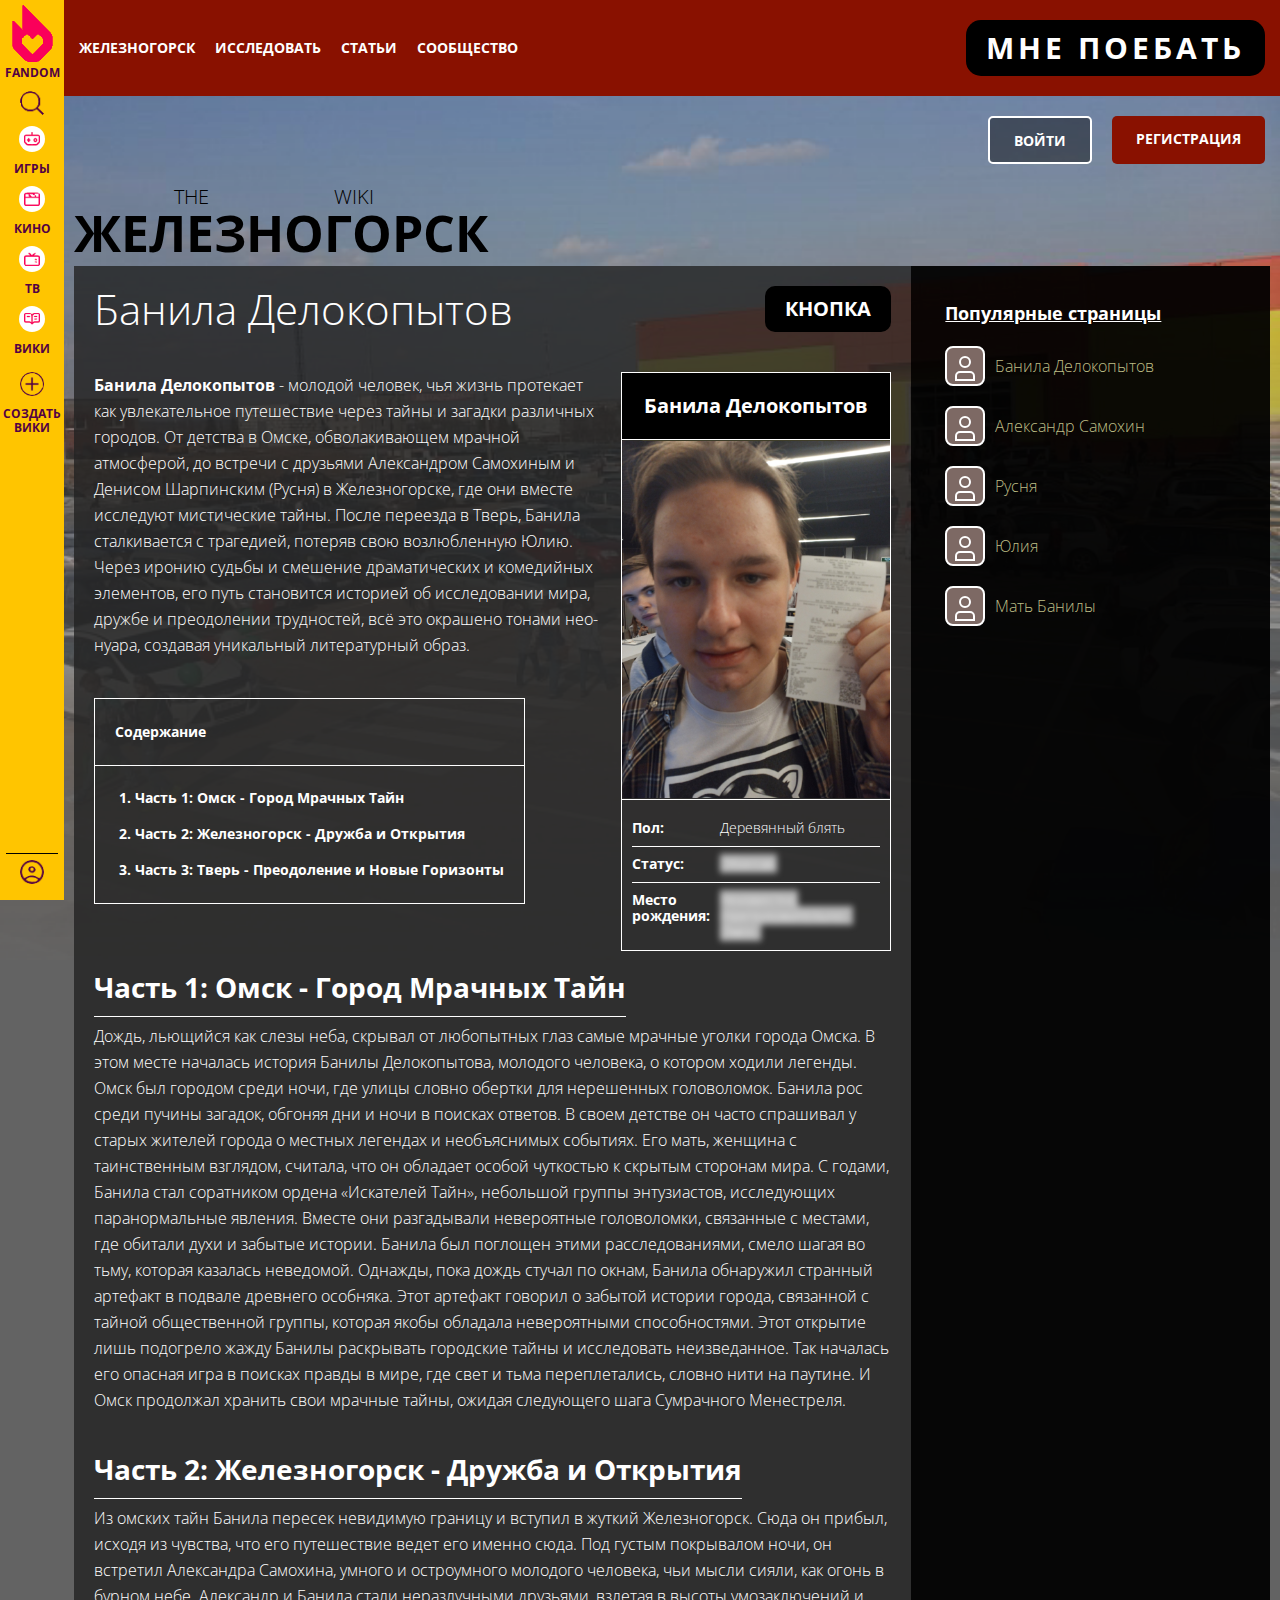
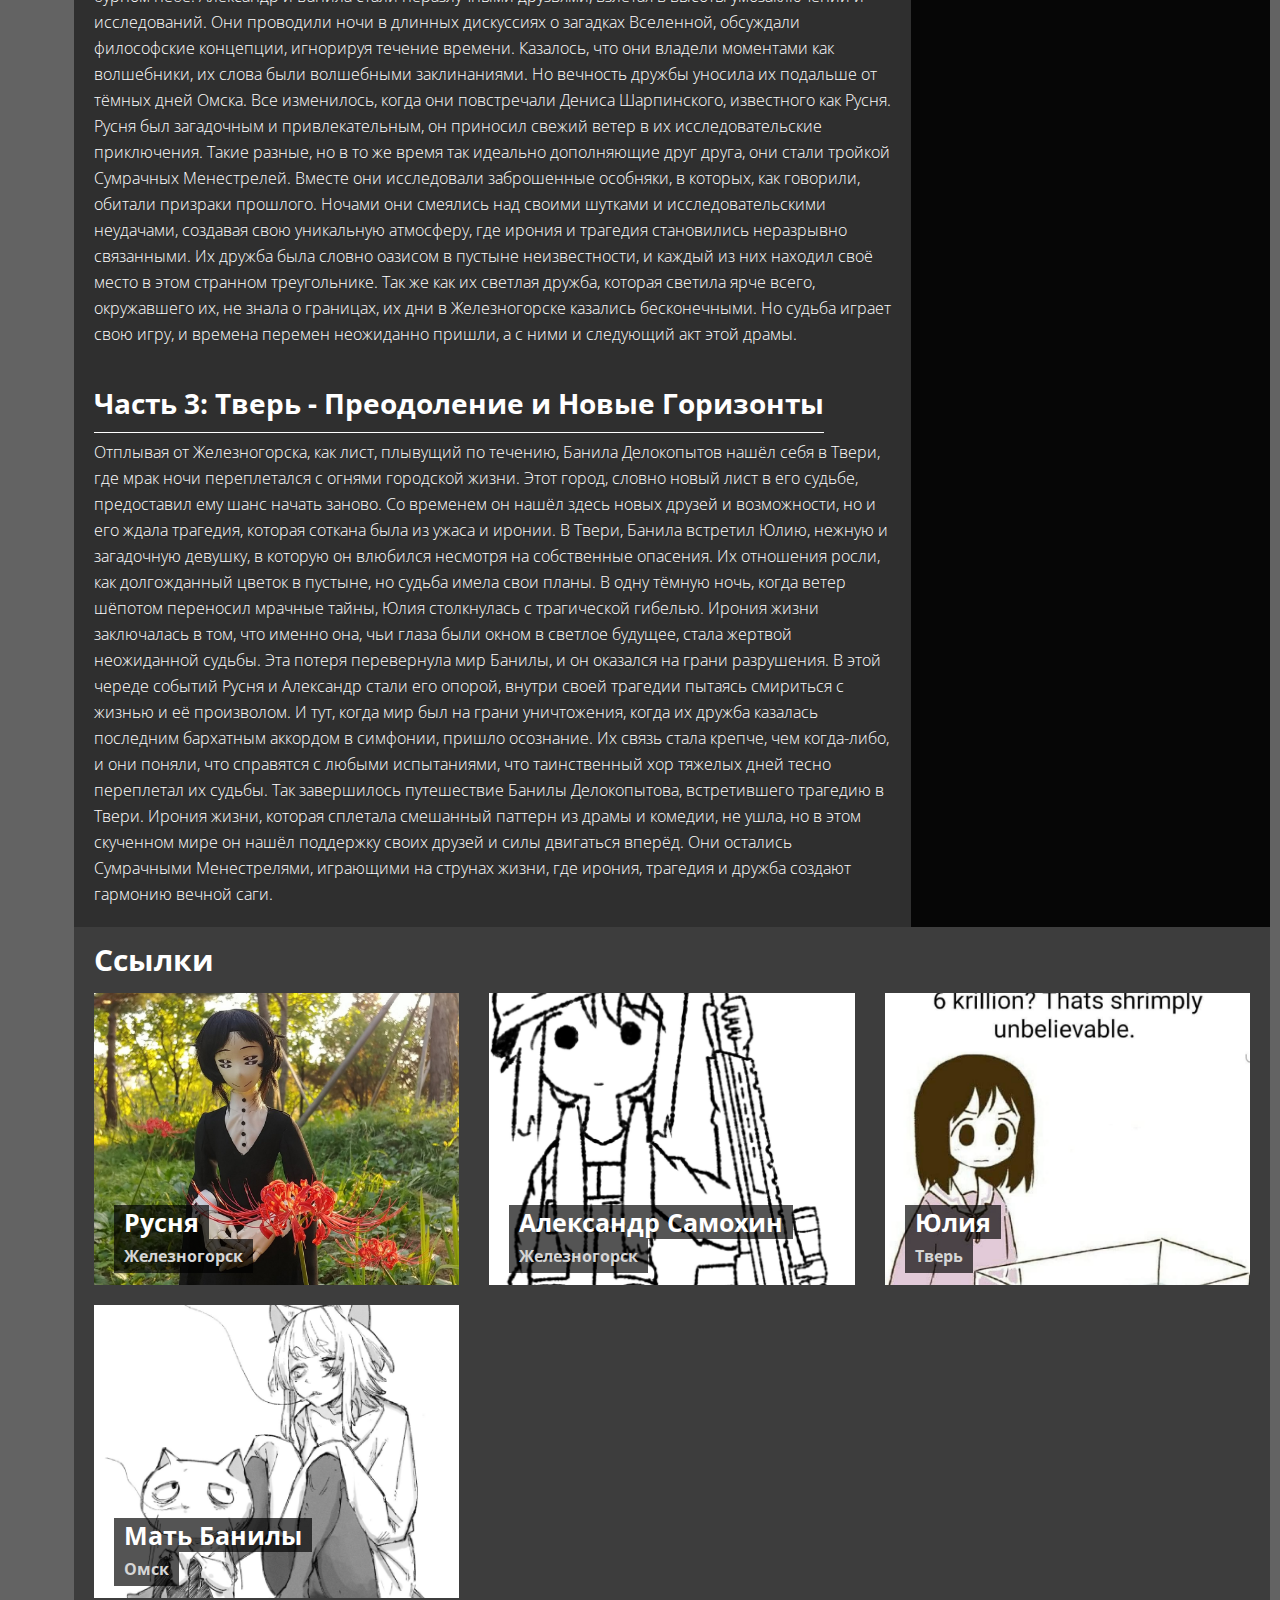
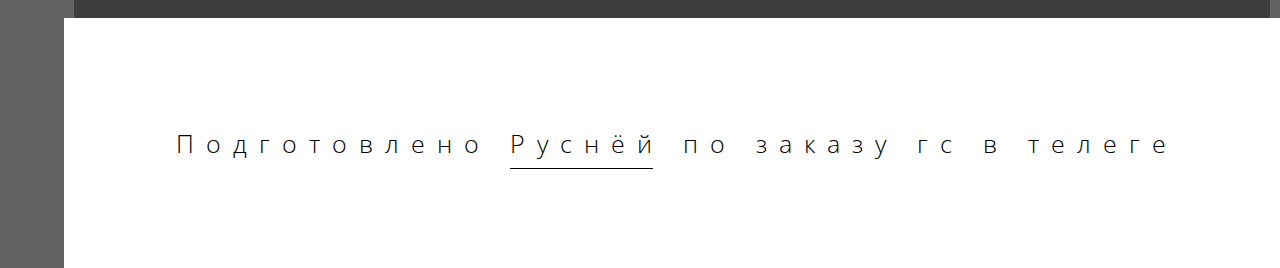
<file: index.html>
<!DOCTYPE html>
<html lang="en">
<head>
  <meta charset="UTF-8">
  <meta name="viewport" content="width=device-width, initial-scale=1.0">
  <link rel="stylesheet" href="css/style.css">
  <link rel="stylesheet" href="css/left-pannel.css">
  <link rel="stylesheet" href="css/header.css">
  <link rel="stylesheet" href="css/content-header.css">
  <link rel="stylesheet" href="css/content-right.css">
  <link rel="stylesheet" href="css/content-left.css">
  <link rel="stylesheet" href="css/main-content-right.css">
  <link rel="stylesheet" href="css/main-content-left.css">
  <link rel="stylesheet" href="css/blured.css">
  <link rel="stylesheet" href="css/links.css">
  <link rel="stylesheet" href="css/footer.css">
  <link rel="icon" href="img/dick.jpg" type="image/x-icon">
  <title>Банила Делокопытов | Железногорск Вики | Fandom</title>
</head>
<body>
  <div class="container">
    <div class="container__left">
      <div class="left-pannel">
        <div class="left-pannel__top">
          <div class="left-pannel__item">
            <div class="left-pannel__image left-pannel__image_first"><img src="img/left-pannel/logo.png" alt="logo"></div>
            <p class="left-pannel__text left-pannel__text_first">fandom</p>
          </div>
          <div class="left-pannel__item">
            <div class="left-pannel__image left-pannel__image_alt-bg"><img src="img/left-pannel/00.png" alt="00"></div>
          </div>
          <div class="left-pannel__item">
            <div class="left-pannel__image left-pannel__image_bg"><img src="img/left-pannel/01.png" alt="01"></div>
            <p class="left-pannel__text">игры</p>
          </div>
          <div class="left-pannel__item">
            <div class="left-pannel__image left-pannel__image_bg"><img src="img/left-pannel/02.png" alt="02"></div>
            <p class="left-pannel__text">кино</p>
          </div>
          <div class="left-pannel__item">
            <div class="left-pannel__image left-pannel__image_bg"><img src="img/left-pannel/03.png" alt="03"></div>
            <p class="left-pannel__text">тв</p>
          </div>
          <div class="left-pannel__item">
            <div class="left-pannel__image left-pannel__image_bg"><img src="img/left-pannel/04.png" alt="04"></div>
            <p class="left-pannel__text">вики</p>
          </div>
          <div class="left-pannel__item">
            <div class="left-pannel__image left-pannel__image_alt-bg"><img src="img/left-pannel/05.png" alt="05"></div>
            <p class="left-pannel__text">создать вики</p>
          </div>
  
        </div>
        <div class="left-pannel__bottom-wrapper">
          <div class="left-pannel__bottom">
            <div class="left-pannel__item">
              <div class="left-pannel__image left-pannel__image_alt-bg-2"><img src="img/left-pannel/06.png" alt="05"></div>
            </div>
          </div>
        </div>
      </div>
    </div>
    <div class="container__right">
      <header class="header">
        <div class="header__top header-top">
          <div class="header-top__left header-top-left">
            <div class="header-top-left__item">
              Железногорск
            </div>
            <div class="header-top-left__item">
              ИССЛЕДОВАТЬ
            </div>
            <div class="header-top-left__item">
              СТАТЬИ
            </div>
            <div class="header-top-left__item">
              СООБЩЕСТВО
            </div>
  
          </div>
          <div class="header-top__right header-top-right">
            <div class="header-top-right__item">
              <a href="poebat.html">МНЕ ПОЕБАТЬ</a>
            </div>
  
          </div>
        </div>
        <div class="header__bottom header-bottom">
          <div class="header-bottom__items">
            <div class="header-bottom__item">
              войти
            </div>
            <div class="header-bottom__item">
              регистрация
            </div>
  
          </div>
        </div>
      </header>
      <div class="content">
        <div class="content-header">
          <div class="content-header__subtitle">
            THE WIKI
          </div>
          <div class="content-header__title">
            ЖЕЛЕЗНОГОРСК
          </div>
        </div>
        <div class="content-body">
          <div class="content-body__left content-left">
            <div class="content-left__top">
              <div class="content-left__title">
                Банила Делокопытов
              </div>
              <div class="content-left__buttons">
                <p>кнопка</p>
              </div>
            </div>
            <div class="content-left__body main-content">
              <div class="main-content__right main-content-right">
                <div class="main-content-right__title">
                  Банила Делокопытов
                </div>
                <div class="main-content-right__image">
                  <img src="img/main-content/main-content-right.png" alt="pic">
                </div>
                <div class="main-content-right__info main-content-right-info">
                  <div class="main-content-right-info__left">
                    Пол:
                  </div>
                  <div class="main-content-right-info__right">
                    Деревянный блять
                  </div>
                  <div class="main-content-right-info__left">
                    Статус:
                  </div>
                  <div class="main-content-right-info__right">
                    <span class="blured">Обоссан</span>
                  </div>
                  <div class="main-content-right-info__left main-content-right-info__left_last">
                    Место рождения:
                  </div>
                  <div class="main-content-right-info__right">
                    <span class="blured">Неизвестно &#40;преположительно - Омск &#41;</span>
                  </div>
                </div>
              </div>
              <div class="main-content__left main-content-left">
                <div class="main-content-left__info">
                  <span class="strong">Банила Делокопытов</span> - молодой человек, чья жизнь протекает как увлекательное путешествие через тайны и загадки различных городов. От детства в Омске, обволакивающем мрачной атмосферой, до встречи с друзьями Александром Самохиным и Денисом Шарпинским (Русня) в Железногорске, где они вместе исследуют мистические тайны. После переезда в Тверь, Банила сталкивается с трагедией, потеряв свою возлюбленную Юлию. Через иронию судьбы и смешение драматических и комедийных элементов, его путь становится историей об исследовании мира, дружбе и преодолении трудностей, всё это окрашено тонами нео-нуара, создавая уникальный литературный образ.
                </div>
                <div>
                  <div class="main-content-left__list main-content-left-list">
                    <div class="main-content-left-list__title">
                      Содержание
                    </div>
                    <ol>
                      <li class="main-content-left-list__item"><a href="#1">Часть 1: Омск - Город Мрачных Тайн</a></li>
                      <li class="main-content-left-list__item"><a href="#2">Часть 2: Железногорск - Дружба и Открытия</a></li>
                      <li class="main-content-left-list__item"><a href="#3">Часть 3: Тверь - Преодоление и Новые Горизонты</a></li>
                    </ol>
                  </div>
                </div>
                  <div class="main-content-left__title" id="1">
                    Часть 1: Омск - Город Мрачных Тайн
                  </div>
                  <div class="main-content-left__text">
                    
Дождь, льющийся как слезы неба, скрывал от любопытных глаз самые мрачные уголки города Омска. В этом месте началась история Банилы Делокопытова, молодого человека, о котором ходили легенды. Омск был городом среди ночи, где улицы словно обертки для нерешенных головоломок.

Банила рос среди пучины загадок, обгоняя дни и ночи в поисках ответов. В своем детстве он часто спрашивал у старых жителей города о местных легендах и необъяснимых событиях. Его мать, женщина с таинственным взглядом, считала, что он обладает особой чуткостью к скрытым сторонам мира.

С годами, Банила стал соратником ордена «Искателей Тайн», небольшой группы энтузиастов, исследующих паранормальные явления. Вместе они разгадывали невероятные головоломки, связанные с местами, где обитали духи и забытые истории. Банила был поглощен этими расследованиями, смело шагая во тьму, которая казалась неведомой.

Однажды, пока дождь стучал по окнам, Банила обнаружил странный артефакт в подвале древнего особняка. Этот артефакт говорил о забытой истории города, связанной с тайной общественной группы, которая якобы обладала невероятными способностями. Этот открытие лишь подогрело жажду Банилы раскрывать городские тайны и исследовать неизведанное.

Так началась его опасная игра в поисках правды в мире, где свет и тьма переплетались, словно нити на паутине. И Омск продолжал хранить свои мрачные тайны, ожидая следующего шага Сумрачного Менестреля.
                </div>
                <div class="main-content-left__title" id="2">
                  Часть 2: Железногорск - Дружба и Открытия
                </div>
                <div class="main-content-left__text">
Из омских тайн Банила пересек невидимую границу и вступил в жуткий Железногорск. Сюда он прибыл, исходя из чувства, что его путешествие ведет его именно сюда. Под густым покрывалом ночи, он встретил Александра Самохина, умного и остроумного молодого человека, чьи мысли сияли, как огонь в бурном небе.

Александр и Банила стали неразлучными друзьями, взлетая в высоты умозаключений и исследований. Они проводили ночи в длинных дискуссиях о загадках Вселенной, обсуждали философские концепции, игнорируя течение времени. Казалось, что они владели моментами как волшебники, их слова были волшебными заклинаниями.

Но вечность дружбы уносила их подальше от тёмных дней Омска. Все изменилось, когда они повстречали Дениса Шарпинского, известного как Русня. Русня был загадочным и привлекательным, он приносил свежий ветер в их исследовательские приключения. Такие разные, но в то же время так идеально дополняющие друг друга, они стали тройкой Сумрачных Менестрелей.

Вместе они исследовали заброшенные особняки, в которых, как говорили, обитали призраки прошлого. Ночами они смеялись над своими шутками и исследовательскими неудачами, создавая свою уникальную атмосферу, где ирония и трагедия становились неразрывно связанными. Их дружба была словно оазисом в пустыне неизвестности, и каждый из них находил своё место в этом странном треугольнике.

Так же как их светлая дружба, которая светила ярче всего, окружавшего их, не знала о границах, их дни в Железногорске казались бесконечными. Но судьба играет свою игру, и времена перемен неожиданно пришли, а с ними и следующий акт этой драмы.
                </div>
                <div class="main-content-left__title" id="3">
                  Часть 3: Тверь - Преодоление и Новые Горизонты
                </div>
                <div class="main-content-left__text">
Отплывая от Железногорска, как лист, плывущий по течению, Банила Делокопытов нашёл себя в Твери, где мрак ночи переплетался с огнями городской жизни. Этот город, словно новый лист в его судьбе, предоставил ему шанс начать заново. Со временем он нашёл здесь новых друзей и возможности, но и его ждала трагедия, которая соткана была из ужаса и иронии.

В Твери, Банила встретил Юлию, нежную и загадочную девушку, в которую он влюбился несмотря на собственные опасения. Их отношения росли, как долгожданный цветок в пустыне, но судьба имела свои планы. В одну тёмную ночь, когда ветер шёпотом переносил мрачные тайны, Юлия столкнулась с трагической гибелью.

Ирония жизни заключалась в том, что именно она, чьи глаза были окном в светлое будущее, стала жертвой неожиданной судьбы. Эта потеря перевернула мир Банилы, и он оказался на грани разрушения. В этой череде событий Русня и Александр стали его опорой, внутри своей трагедии пытаясь смириться с жизнью и её произволом.

И тут, когда мир был на грани уничтожения, когда их дружба казалась последним бархатным аккордом в симфонии, пришло осознание. Их связь стала крепче, чем когда-либо, и они поняли, что справятся с любыми испытаниями, что таинственный хор тяжелых дней тесно переплетал их судьбы.

Так завершилось путешествие Банилы Делокопытова, встретившего трагедию в Твери. Ирония жизни, которая сплетала смешанный паттерн из драмы и комедии, не ушла, но в этом скученном мире он нашёл поддержку своих друзей и силы двигаться вперёд. Они остались Сумрачными Менестрелями, играющими на струнах жизни, где ирония, трагедия и дружба создают гармонию вечной саги.
                </div>
              </div>
            </div>
          </div>
          <div class="content-body__right content-right">
            <div class="content-right__title">
              Популярные страницы
            </div>
            <div class="content-right__item">
              <div class="content-right__text">
                <div class="person-icon">
                  <div class="circle"></div>
                  <div class="half-circle"></div>
                </div>
                <p class="content-right__text_hover">Банила Делокопытов</p>
              </div>
            </div>
            <div class="content-right__item">
              <div class="content-right__text">
                <div class="person-icon">
                  <div class="circle"></div>
                  <div class="half-circle"></div>
                </div>
                <p class="content-right__text_hover">Александр Самохин</p>
              </div>
            </div>
            <div class="content-right__item">
              <div class="content-right__text">
                <div class="person-icon">
                  <div class="circle"></div>
                  <div class="half-circle"></div>
                </div>
                <p class="content-right__text_hover">Русня</p>
              </div>
            </div>
            <div class="content-right__item">
              <div class="content-right__text">
                <div class="person-icon">
                  <div class="circle"></div>
                  <div class="half-circle"></div>
                </div>
                <p class="content-right__text_hover">Юлия</p>
              </div>
            </div>
            <div class="content-right__item">
              <div class="content-right__text">
                <div class="person-icon">
                  <div class="circle"></div>
                  <div class="half-circle"></div>
                </div>
                <p class="content-right__text_hover">Мать Банилы</p>
              </div>
            </div>
          </div>
        </div>
        <div class="content__links content-links">
          <div class="content-links__title">
            Ссылки
          </div>
          <div class="content-links__items">
            <div class="content-links__item content-links-item">
              <div class="content-links-item__title">
                <p>Русня</p>
              </div>
              <div class="content-links-item__subtitle">
                <p>Железногорск</p>
              </div>
            </div>
            <div class="content-links__item content-links-item">
              <div class="content-links-item__title">
                <p>Александр Самохин</p>
              </div>
              <div class="content-links-item__subtitle">
                <p>Железногорск</p>
              </div>
            </div>
            <div class="content-links__item content-links-item">
              <div class="content-links-item__title">
                <p>Юлия</p>
              </div>
              <div class="content-links-item__subtitle">
                <p>Тверь</p>
              </div>
            </div>
            <div class="content-links__item content-links-item">
              <div class="content-links-item__title">
                <p>Мать Банилы</p>
              </div>
              <div class="content-links-item__subtitle">
                <p>Омск</p>
              </div>
            </div>
  
          </div>
        </div>
      </div>
      <footer class="footer">
        <p class="lmao">
          Подготовлено <a href="https://vk.com/you_shoul_kill_yourself_now">Руснёй</a> по заказу гс в телеге
        </p>
      </footer>
    </div>
  </div>
</body>
</html>
</file>
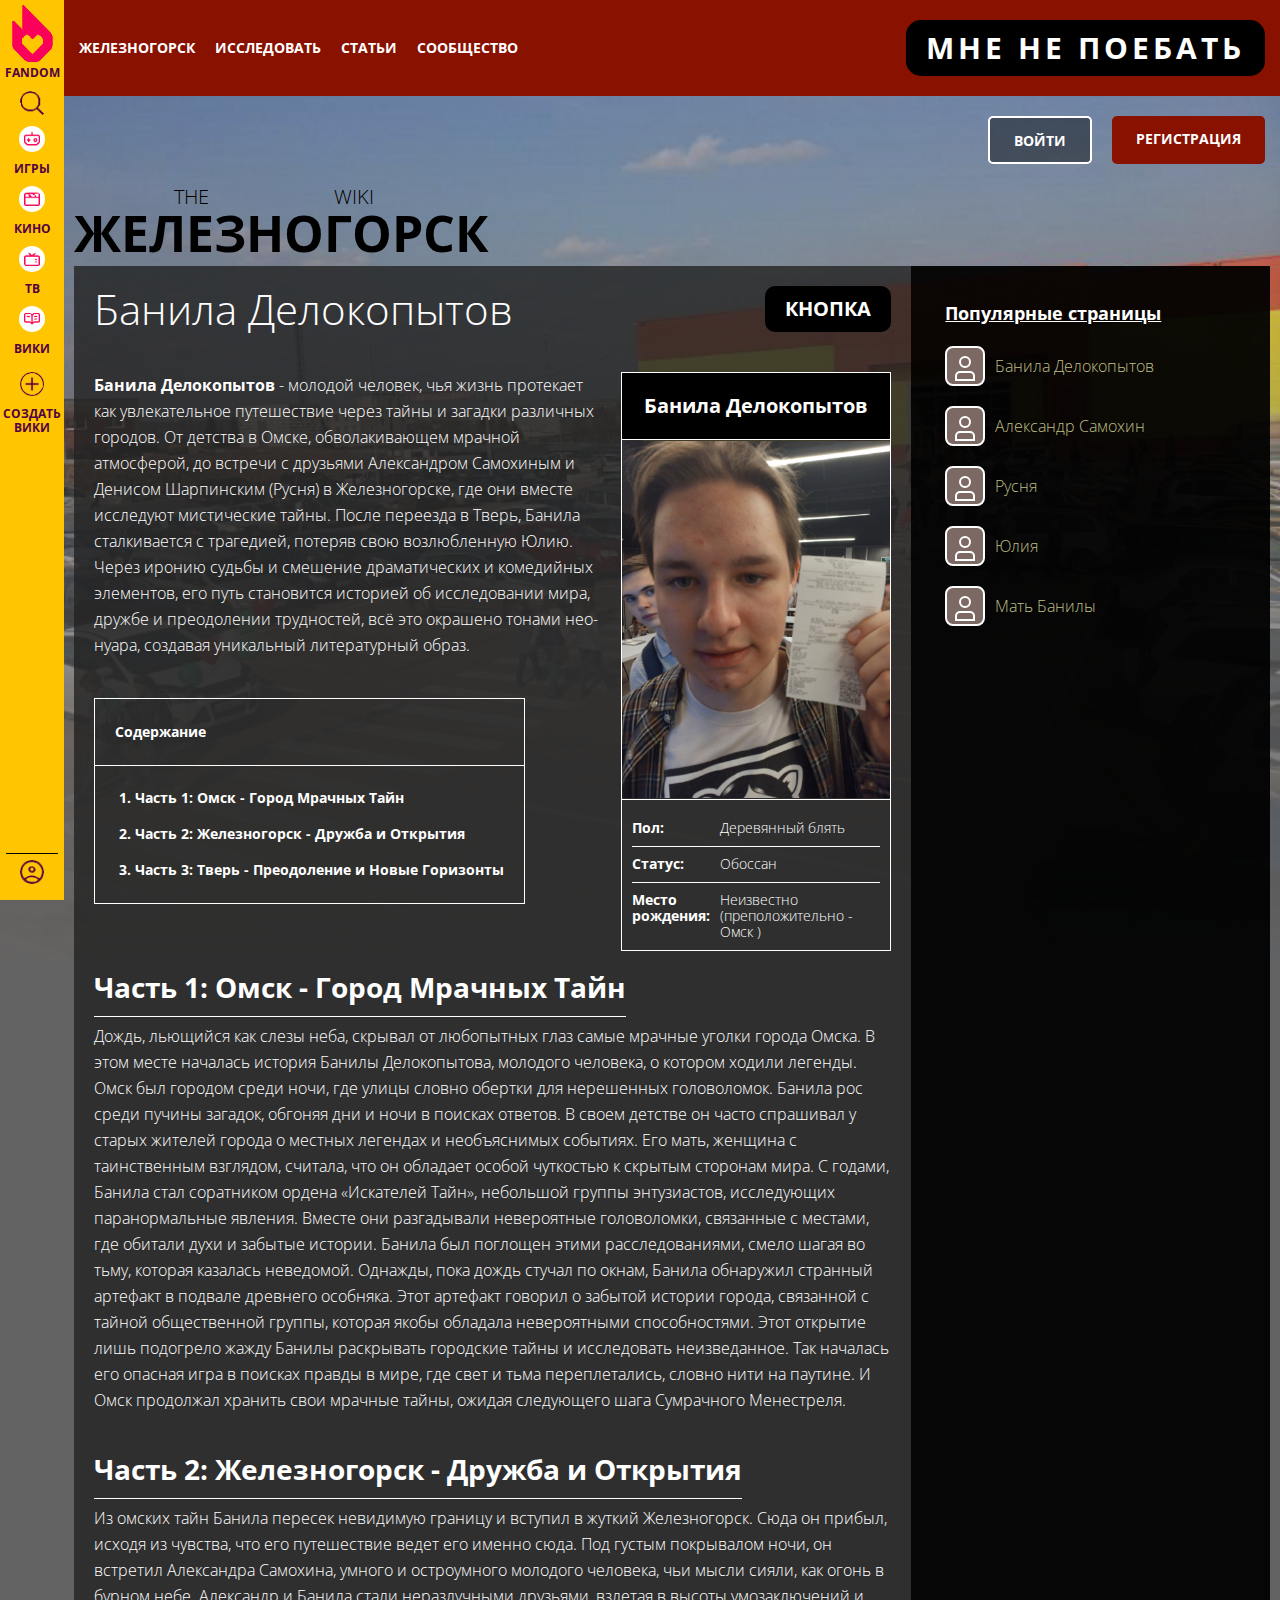
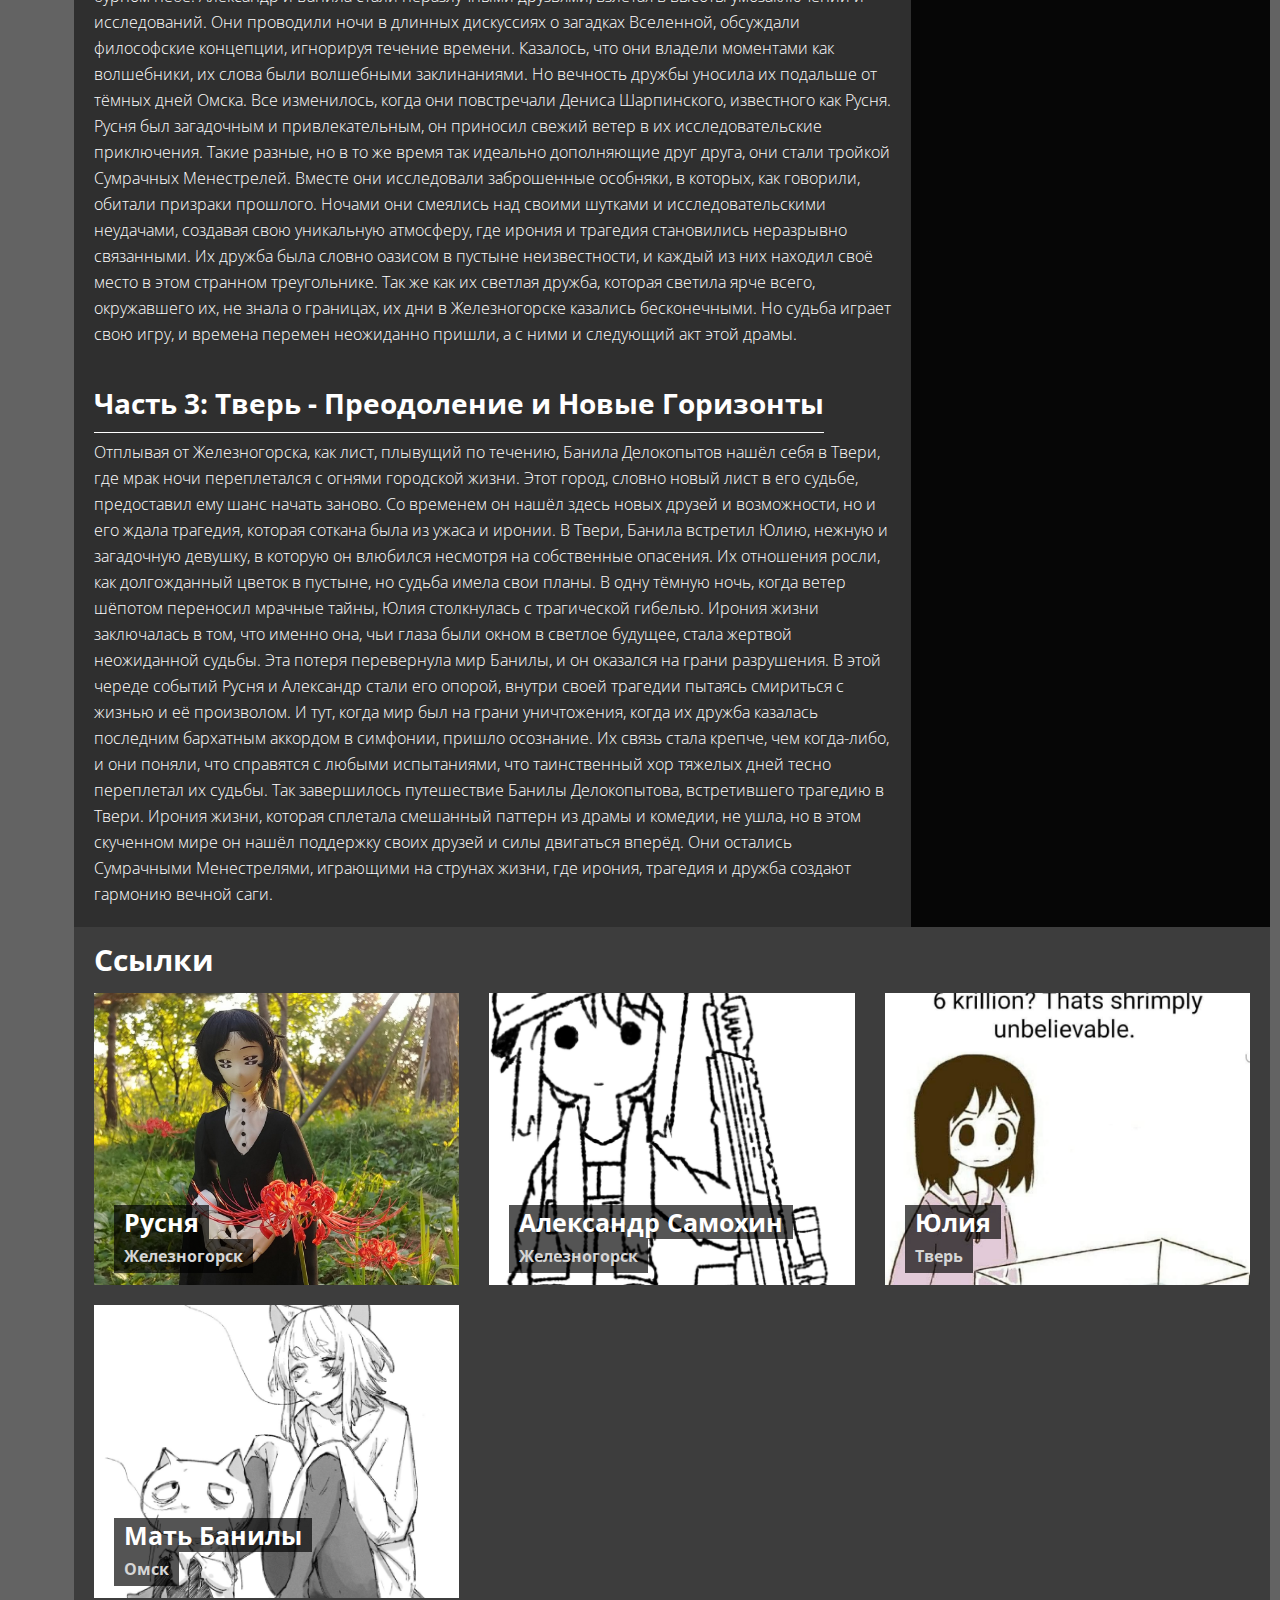
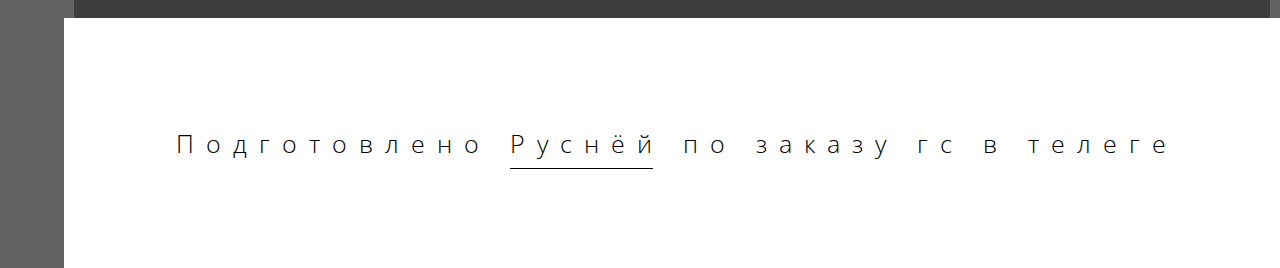
<file: poebat.html>
<!DOCTYPE html>
<html lang="en">
<head>
  <meta charset="UTF-8">
  <meta name="viewport" content="width=device-width, initial-scale=1.0">
  <link rel="stylesheet" href="css/style.css">
  <link rel="stylesheet" href="css/left-pannel.css">
  <link rel="stylesheet" href="css/header.css">
  <link rel="stylesheet" href="css/content-header.css">
  <link rel="stylesheet" href="css/content-right.css">
  <link rel="stylesheet" href="css/content-left.css">
  <link rel="stylesheet" href="css/main-content-right.css">
  <link rel="stylesheet" href="css/main-content-left.css">
  <link rel="stylesheet" href="css/links.css">
  <link rel="stylesheet" href="css/footer.css">
  <link rel="icon" href="img/dick.jpg" type="image/x-icon">
  <title>Банила Делокопытов | Железногорск Вики | Fandom</title>
</head>
<body>
  <div class="container">
    <div class="container__left">
      <div class="left-pannel">
        <div class="left-pannel__top">
          <div class="left-pannel__item">
            <div class="left-pannel__image left-pannel__image_first"><img src="img/left-pannel/logo.png" alt="logo"></div>
            <p class="left-pannel__text left-pannel__text_first">fandom</p>
          </div>
          <div class="left-pannel__item">
            <div class="left-pannel__image left-pannel__image_alt-bg"><img src="img/left-pannel/00.png" alt="00"></div>
          </div>
          <div class="left-pannel__item">
            <div class="left-pannel__image left-pannel__image_bg"><img src="img/left-pannel/01.png" alt="01"></div>
            <p class="left-pannel__text">игры</p>
          </div>
          <div class="left-pannel__item">
            <div class="left-pannel__image left-pannel__image_bg"><img src="img/left-pannel/02.png" alt="02"></div>
            <p class="left-pannel__text">кино</p>
          </div>
          <div class="left-pannel__item">
            <div class="left-pannel__image left-pannel__image_bg"><img src="img/left-pannel/03.png" alt="03"></div>
            <p class="left-pannel__text">тв</p>
          </div>
          <div class="left-pannel__item">
            <div class="left-pannel__image left-pannel__image_bg"><img src="img/left-pannel/04.png" alt="04"></div>
            <p class="left-pannel__text">вики</p>
          </div>
          <div class="left-pannel__item">
            <div class="left-pannel__image left-pannel__image_alt-bg"><img src="img/left-pannel/05.png" alt="05"></div>
            <p class="left-pannel__text">создать вики</p>
          </div>
  
        </div>
        <div class="left-pannel__bottom-wrapper">
          <div class="left-pannel__bottom">
            <div class="left-pannel__item">
              <div class="left-pannel__image left-pannel__image_alt-bg-2"><img src="img/left-pannel/06.png" alt="05"></div>
            </div>
          </div>
        </div>
      </div>
    </div>
    <div class="container__right">
      <header class="header">
        <div class="header__top header-top">
          <div class="header-top__left header-top-left">
            <div class="header-top-left__item">
              Железногорск
            </div>
            <div class="header-top-left__item">
              ИССЛЕДОВАТЬ
            </div>
            <div class="header-top-left__item">
              СТАТЬИ
            </div>
            <div class="header-top-left__item">
              СООБЩЕСТВО
            </div>
  
          </div>
          <div class="header-top__right header-top-right">
            <div class="header-top-right__item">
              <a href="index.html">МНЕ НЕ ПОЕБАТЬ</a>
            </div>
  
          </div>
        </div>
        <div class="header__bottom header-bottom">
          <div class="header-bottom__items">
            <div class="header-bottom__item">
              войти
            </div>
            <div class="header-bottom__item">
              регистрация
            </div>
  
          </div>
        </div>
      </header>
      <div class="content">
        <div class="content-header">
          <div class="content-header__subtitle">
            THE WIKI
          </div>
          <div class="content-header__title">
            ЖЕЛЕЗНОГОРСК
          </div>
        </div>
        <div class="content-body">
          <div class="content-body__left content-left">
            <div class="content-left__top">
              <div class="content-left__title">
                Банила Делокопытов
              </div>
              <div class="content-left__buttons">
                <p>кнопка</p>
              </div>
            </div>
            <div class="content-left__body main-content">
              <div class="main-content__right main-content-right">
                <div class="main-content-right__title">
                  Банила Делокопытов
                </div>
                <div class="main-content-right__image">
                  <img src="img/main-content/main-content-right.png" alt="pic">
                </div>
                <div class="main-content-right__info main-content-right-info">
                  <div class="main-content-right-info__left">
                    Пол:
                  </div>
                  <div class="main-content-right-info__right">
                    Деревянный блять
                  </div>
                  <div class="main-content-right-info__left">
                    Статус:
                  </div>
                  <div class="main-content-right-info__right">
                    <span class="blured">Обоссан</span>
                  </div>
                  <div class="main-content-right-info__left main-content-right-info__left_last">
                    Место рождения:
                  </div>
                  <div class="main-content-right-info__right">
                    <span class="blured">Неизвестно &#40;преположительно - Омск &#41;</span>
                  </div>
                </div>
              </div>
              <div class="main-content__left main-content-left">
                <div class="main-content-left__info">
                  <span class="strong">Банила Делокопытов</span> - молодой человек, чья жизнь протекает как увлекательное путешествие через тайны и загадки различных городов. От детства в Омске, обволакивающем мрачной атмосферой, до встречи с друзьями Александром Самохиным и Денисом Шарпинским (Русня) в Железногорске, где они вместе исследуют мистические тайны. После переезда в Тверь, Банила сталкивается с трагедией, потеряв свою возлюбленную Юлию. Через иронию судьбы и смешение драматических и комедийных элементов, его путь становится историей об исследовании мира, дружбе и преодолении трудностей, всё это окрашено тонами нео-нуара, создавая уникальный литературный образ.
                </div>
                <div>
                  <div class="main-content-left__list main-content-left-list">
                    <div class="main-content-left-list__title">
                      Содержание
                    </div>
                    <ol>
                      <li class="main-content-left-list__item"><a href="#1">Часть 1: Омск - Город Мрачных Тайн</a></li>
                      <li class="main-content-left-list__item"><a href="#2">Часть 2: Железногорск - Дружба и Открытия</a></li>
                      <li class="main-content-left-list__item"><a href="#3">Часть 3: Тверь - Преодоление и Новые Горизонты</a></li>
                    </ol>
                  </div>
                </div>
                  <div class="main-content-left__title" id="1">
                    Часть 1: Омск - Город Мрачных Тайн
                  </div>
                  <div class="main-content-left__text">
                    
Дождь, льющийся как слезы неба, скрывал от любопытных глаз самые мрачные уголки города Омска. В этом месте началась история Банилы Делокопытова, молодого человека, о котором ходили легенды. Омск был городом среди ночи, где улицы словно обертки для нерешенных головоломок.

Банила рос среди пучины загадок, обгоняя дни и ночи в поисках ответов. В своем детстве он часто спрашивал у старых жителей города о местных легендах и необъяснимых событиях. Его мать, женщина с таинственным взглядом, считала, что он обладает особой чуткостью к скрытым сторонам мира.

С годами, Банила стал соратником ордена «Искателей Тайн», небольшой группы энтузиастов, исследующих паранормальные явления. Вместе они разгадывали невероятные головоломки, связанные с местами, где обитали духи и забытые истории. Банила был поглощен этими расследованиями, смело шагая во тьму, которая казалась неведомой.

Однажды, пока дождь стучал по окнам, Банила обнаружил странный артефакт в подвале древнего особняка. Этот артефакт говорил о забытой истории города, связанной с тайной общественной группы, которая якобы обладала невероятными способностями. Этот открытие лишь подогрело жажду Банилы раскрывать городские тайны и исследовать неизведанное.

Так началась его опасная игра в поисках правды в мире, где свет и тьма переплетались, словно нити на паутине. И Омск продолжал хранить свои мрачные тайны, ожидая следующего шага Сумрачного Менестреля.
                </div>
                <div class="main-content-left__title" id="2">
                  Часть 2: Железногорск - Дружба и Открытия
                </div>
                <div class="main-content-left__text">
Из омских тайн Банила пересек невидимую границу и вступил в жуткий Железногорск. Сюда он прибыл, исходя из чувства, что его путешествие ведет его именно сюда. Под густым покрывалом ночи, он встретил Александра Самохина, умного и остроумного молодого человека, чьи мысли сияли, как огонь в бурном небе.

Александр и Банила стали неразлучными друзьями, взлетая в высоты умозаключений и исследований. Они проводили ночи в длинных дискуссиях о загадках Вселенной, обсуждали философские концепции, игнорируя течение времени. Казалось, что они владели моментами как волшебники, их слова были волшебными заклинаниями.

Но вечность дружбы уносила их подальше от тёмных дней Омска. Все изменилось, когда они повстречали Дениса Шарпинского, известного как Русня. Русня был загадочным и привлекательным, он приносил свежий ветер в их исследовательские приключения. Такие разные, но в то же время так идеально дополняющие друг друга, они стали тройкой Сумрачных Менестрелей.

Вместе они исследовали заброшенные особняки, в которых, как говорили, обитали призраки прошлого. Ночами они смеялись над своими шутками и исследовательскими неудачами, создавая свою уникальную атмосферу, где ирония и трагедия становились неразрывно связанными. Их дружба была словно оазисом в пустыне неизвестности, и каждый из них находил своё место в этом странном треугольнике.

Так же как их светлая дружба, которая светила ярче всего, окружавшего их, не знала о границах, их дни в Железногорске казались бесконечными. Но судьба играет свою игру, и времена перемен неожиданно пришли, а с ними и следующий акт этой драмы.
                </div>
                <div class="main-content-left__title" id="3">
                  Часть 3: Тверь - Преодоление и Новые Горизонты
                </div>
                <div class="main-content-left__text">
Отплывая от Железногорска, как лист, плывущий по течению, Банила Делокопытов нашёл себя в Твери, где мрак ночи переплетался с огнями городской жизни. Этот город, словно новый лист в его судьбе, предоставил ему шанс начать заново. Со временем он нашёл здесь новых друзей и возможности, но и его ждала трагедия, которая соткана была из ужаса и иронии.

В Твери, Банила встретил Юлию, нежную и загадочную девушку, в которую он влюбился несмотря на собственные опасения. Их отношения росли, как долгожданный цветок в пустыне, но судьба имела свои планы. В одну тёмную ночь, когда ветер шёпотом переносил мрачные тайны, Юлия столкнулась с трагической гибелью.

Ирония жизни заключалась в том, что именно она, чьи глаза были окном в светлое будущее, стала жертвой неожиданной судьбы. Эта потеря перевернула мир Банилы, и он оказался на грани разрушения. В этой череде событий Русня и Александр стали его опорой, внутри своей трагедии пытаясь смириться с жизнью и её произволом.

И тут, когда мир был на грани уничтожения, когда их дружба казалась последним бархатным аккордом в симфонии, пришло осознание. Их связь стала крепче, чем когда-либо, и они поняли, что справятся с любыми испытаниями, что таинственный хор тяжелых дней тесно переплетал их судьбы.

Так завершилось путешествие Банилы Делокопытова, встретившего трагедию в Твери. Ирония жизни, которая сплетала смешанный паттерн из драмы и комедии, не ушла, но в этом скученном мире он нашёл поддержку своих друзей и силы двигаться вперёд. Они остались Сумрачными Менестрелями, играющими на струнах жизни, где ирония, трагедия и дружба создают гармонию вечной саги.
                </div>
              </div>
            </div>
          </div>
          <div class="content-body__right content-right">
            <div class="content-right__title">
              Популярные страницы
            </div>
            <div class="content-right__item">
              <div class="content-right__text">
                <div class="person-icon">
                  <div class="circle"></div>
                  <div class="half-circle"></div>
                </div>
                <p class="content-right__text_hover">Банила Делокопытов</p>
              </div>
            </div>
            <div class="content-right__item">
              <div class="content-right__text">
                <div class="person-icon">
                  <div class="circle"></div>
                  <div class="half-circle"></div>
                </div>
                <p class="content-right__text_hover">Александр Самохин</p>
              </div>
            </div>
            <div class="content-right__item">
              <div class="content-right__text">
                <div class="person-icon">
                  <div class="circle"></div>
                  <div class="half-circle"></div>
                </div>
                <p class="content-right__text_hover">Русня</p>
              </div>
            </div>
            <div class="content-right__item">
              <div class="content-right__text">
                <div class="person-icon">
                  <div class="circle"></div>
                  <div class="half-circle"></div>
                </div>
                <p class="content-right__text_hover">Юлия</p>
              </div>
            </div>
            <div class="content-right__item">
              <div class="content-right__text">
                <div class="person-icon">
                  <div class="circle"></div>
                  <div class="half-circle"></div>
                </div>
                <p class="content-right__text_hover">Мать Банилы</p>
              </div>
            </div>
          </div>
        </div>
        <div class="content__links content-links">
          <div class="content-links__title">
            Ссылки
          </div>
          <div class="content-links__items">
            <div class="content-links__item content-links-item">
              <div class="content-links-item__title">
                <p>Русня</p>
              </div>
              <div class="content-links-item__subtitle">
                <p>Железногорск</p>
              </div>
            </div>
            <div class="content-links__item content-links-item">
              <div class="content-links-item__title">
                <p>Александр Самохин</p>
              </div>
              <div class="content-links-item__subtitle">
                <p>Железногорск</p>
              </div>
            </div>
            <div class="content-links__item content-links-item">
              <div class="content-links-item__title">
                <p>Юлия</p>
              </div>
              <div class="content-links-item__subtitle">
                <p>Тверь</p>
              </div>
            </div>
            <div class="content-links__item content-links-item">
              <div class="content-links-item__title">
                <p>Мать Банилы</p>
              </div>
              <div class="content-links-item__subtitle">
                <p>Омск</p>
              </div>
            </div>
  
          </div>
        </div>
      </div>
      <footer class="footer">
        <p class="lmao">
          Подготовлено <a href="https://vk.com/you_shoul_kill_yourself_now">Руснёй</a> по заказу гс в телеге
        </p>
      </footer>
    </div>
  </div>
</body>
</html>
</file>
<file: css/style.css>
@import url("https://fonts.googleapis.com/css2?family=Open+Sans:wght@300;700&display=swap");
* {
  padding: 0;
  margin: 0;
  border: 0;
}

* {
  -webkit-tap-highlight-color: transparent;
}

*, *:before, *:after {
  -webkit-box-sizing: border-box;
  box-sizing: border-box;
}

:focus, :active {
  outline: none;
}

a:focus, a:active {
  outline: none;
}

nav, footer, header, aside {
  display: block;
}

html, body {
  height: 100%;
  width: 100%;
  font-size: 100%;
  line-height: 1;
  font-size: 14px;
  -ms-text-size-adjust: 100%;
  -moz-text-size-adjust: 100%;
  -webkit-text-size-adjust: 100%;
}

input, button, textarea {
  font-family: inherit;
}

input::-ms-clear {
  display: none;
}

button {
  cursor: pointer;
}

button::-moz-focus-inner {
  padding: 0;
  border: 0;
}

a, a:visited {
  text-decoration: none;
}

a:hover {
  text-decoration: none;
}

ul li {
  list-style: none;
}

img {
  vertical-align: top;
}

h1, h2, h3, h4, h5, h6 {
  font-size: inherit;
  font-weight: inherit;
}

body {
  font-family: "Open Sans", sans-serif;
  font-weight: 300;
  line-height: 26px;
  color: #fff;
  background: url(../img/content/global-bg.png) 0 0/100% auto no-repeat fixed #636363;
}

@media screen and (max-width: 800px) {
  body {
    background: url(../img/content/global-bg.png) 50% 0/auto 100% no-repeat fixed #636363;
  }
}
a {
  font-family: "Open Sans", sans-serif;
  font-weight: 300;
  color: #fff;
}

.container {
  position: relative;
}
.container__left {
  position: fixed;
  background: #ffc500;
  width: 5%;
  height: 100vh;
}
.container__right {
  position: relative;
  width: 95%;
  margin-left: auto;
  height: 100vh;
  display: -webkit-box;
  display: -ms-flexbox;
  display: flex;
  -webkit-box-orient: vertical;
  -webkit-box-direction: normal;
      -ms-flex-direction: column;
          flex-direction: column;
  -webkit-box-pack: justify;
      -ms-flex-pack: justify;
          justify-content: space-between;
}

@media screen and (min-width: 2200px) {
  .container__left {
    width: 3%;
  }
  .container__right {
    width: 97%;
  }
}
@media screen and (max-width: 800px) {
  .container__left {
    width: 10%;
  }
  .container__right {
    width: 90%;
  }
}
@media screen and (max-width: 470px) {
  .container__left {
    width: 16%;
  }
  .container__right {
    width: 84%;
  }
}
@media only screen and (min-width: 1921px) {
  .content {
    padding-left: 100px;
  }
}
@media only screen and (min-width: 1334px) and (max-width: 1920px) {
  .content {
    padding-left: calc(15.33vw + -194px);
  }
}
@media only screen and (max-width: 1333px) {
  .content {
    padding-left: 0.750vw;
  }
}
@media only screen and (min-width: 1921px) {
  .content {
    padding-right: 100px;
  }
}
@media only screen and (min-width: 1334px) and (max-width: 1920px) {
  .content {
    padding-right: calc(15.33vw + -194px);
  }
}
@media only screen and (max-width: 1333px) {
  .content {
    padding-right: 0.750vw;
  }
}
.content-body {
  display: -webkit-box;
  display: -ms-flexbox;
  display: flex;
  position: relative;
}
.content-body__left {
  position: relative;
  background: rgba(33, 33, 33, 0.7882352941);
}
.content-body__right {
  background: rgba(0, 0, 0, 0.2745098039);
}

.strong {
  font-weight: 700;
}
</file>
<file: css/left-pannel.css>
.left-pannel {
  padding: 10px;
  padding-top: 20px;
  height: 100%;
  display: -webkit-box;
  display: -ms-flexbox;
  display: flex;
  -webkit-box-orient: vertical;
  -webkit-box-direction: normal;
      -ms-flex-direction: column;
          flex-direction: column;
  -webkit-box-align: center;
      -ms-flex-align: center;
          align-items: center;
  position: relative;
}
.left-pannel__top {
  margin-bottom: auto;
}
.left-pannel__bottom-wrapper {
  position: absolute;
  overflow: hidden;
  bottom: 0;
  width: 100%;
  background: #ffc500;
}
.left-pannel__bottom {
  border-top: 0.1px solid #000;
  width: 80%;
  margin: 0 auto;
  padding-bottom: 10px;
}
.left-pannel__item {
  margin-bottom: 10px;
}
.left-pannel__item:last-child {
  padding-top: 5px;
}
.left-pannel__item:last-child {
  margin: 0;
}
.left-pannel__item:hover {
  cursor: pointer;
}
.left-pannel__item:hover .left-pannel__image_alt-bg-2 {
  background: #ffffff;
  -webkit-box-shadow: inset 0 0 3px 0 #000000;
          box-shadow: inset 0 0 3px 0 #000000;
}
.left-pannel__item:hover .left-pannel__image_alt-bg {
  background: #ffffff;
  -webkit-box-shadow: inset 0 0 3px 0 #000000;
          box-shadow: inset 0 0 3px 0 #000000;
}
.left-pannel__item:hover .left-pannel__image_bg {
  -webkit-box-shadow: inset 0 0 3px 0 #000000;
          box-shadow: inset 0 0 3px 0 #000000;
}
.left-pannel__image {
  display: -webkit-box;
  display: -ms-flexbox;
  display: flex;
  -webkit-box-pack: center;
      -ms-flex-pack: center;
          justify-content: center;
  -webkit-box-align: center;
      -ms-flex-align: center;
          align-items: center;
  border-radius: 50%;
  margin: 0 auto;
  margin-bottom: 5px;
  width: 39px;
  height: 39px;
  -webkit-transition: background 0.3s ease, -webkit-box-shadow 0.3s ease;
  transition: background 0.3s ease, -webkit-box-shadow 0.3s ease;
  transition: background 0.3s ease, box-shadow 0.3s ease;
  transition: background 0.3s ease, box-shadow 0.3s ease, -webkit-box-shadow 0.3s ease;
}
.left-pannel__image_alt-bg-2 {
  background: transparent;
}
.left-pannel__image_bg {
  background: #fff;
}
.left-pannel__text {
  padding-top: 5px;
  text-transform: uppercase;
  font-weight: 700;
  text-align: center;
  color: #520044;
  line-height: 18px;
}
.left-pannel__text_first {
  padding-top: 15px;
}

@media screen and (max-width: 1400px) {
  .left-pannel__image {
    width: 26px;
    height: 26px;
  }
  .left-pannel__image_bg img {
    width: 60%;
  }
  .left-pannel__image_alt-bg img, .left-pannel__image_alt-bg-2 img {
    width: 90%;
  }
  .left-pannel__text {
    padding-top: 5px;
    line-height: 14px;
    font-size: 12px;
  }
  .left-pannel__text_first {
    padding-top: 15px;
  }
}
@media screen and (max-width: 1200px) {
  .left-pannel__image {
    margin-bottom: 0;
  }
  .left-pannel__image img {
    width: 100%;
  }
  .left-pannel__image_bg img {
    width: 60%;
  }
  .left-pannel__image_alt-bg img {
    width: 90%;
  }
  .left-pannel__text {
    padding-top: 5px;
    line-height: 12px;
    font-size: 10px;
  }
  .left-pannel__text_first {
    padding-top: 15px;
  }
}
@media screen and (max-width: 1000px) {
  .left-pannel__image {
    margin-bottom: 0;
    width: 17px;
    height: 17px;
  }
  .left-pannel__image_first {
    width: 26px;
    height: 20px;
  }
  .left-pannel__image img {
    width: 100%;
  }
  .left-pannel__image_bg img {
    width: 60%;
  }
  .left-pannel__image_alt-bg img {
    width: 90%;
  }
  .left-pannel__text {
    padding-top: 5px;
    line-height: 10px;
    font-size: 8px;
  }
  .left-pannel__text_first {
    padding-top: 15px;
  }
}
@media screen and (max-width: 800px) {
  .left-pannel {
    padding-left: 0;
    padding-right: 0;
  }
  .left-pannel__item {
    margin-bottom: 5px;
  }
  .left-pannel__image {
    width: 15px;
    height: 15px;
    margin-bottom: 0;
  }
  .left-pannel__image_first {
    width: 26px;
    height: 15px;
  }
  .left-pannel__image img {
    width: 80%;
  }
  .left-pannel__image_bg img {
    width: 50%;
  }
  .left-pannel__image_alt-bg img {
    width: 70%;
  }
  .left-pannel__text {
    padding-top: 5px;
    line-height: 14px;
    font-size: 10px;
  }
  .left-pannel__text_first {
    padding-top: 15px;
  }
}
</file>
<file: css/header.css>
.header {
  display: block;
  text-transform: uppercase;
  font-weight: 700;
}
@media only screen and (min-width: 1334px) {
  .header {
    font-size: 16px;
  }
}
@media only screen and (min-width: 361px) and (max-width: 768px) {
  .header {
    font-size: calc(0.490vw + 12.23px);
  }
}
@media only screen and (max-width: 360px) {
  .header {
    font-size: 3.888vw;
  }
}
.header__top {
  background: #891100;
  z-index: 100;
  padding: 20px 15px;
}
.header-top {
  width: 100%;
  display: -webkit-box;
  display: -ms-flexbox;
  display: flex;
  -webkit-box-align: center;
      -ms-flex-align: center;
          align-items: center;
  -webkit-box-pack: justify;
      -ms-flex-pack: justify;
          justify-content: space-between;
}
.header-top-left {
  text-align: center;
  display: -webkit-box;
  display: -ms-flexbox;
  display: flex;
}
.header-top-left__item {
  margin-right: 20px;
  text-align: center;
  text-decoration: none;
  -webkit-transition: color 0.3s ease, -webkit-text-decoration 0.3s ease;
  transition: color 0.3s ease, -webkit-text-decoration 0.3s ease;
  transition: color 0.3s ease, text-decoration 0.3s ease;
  transition: color 0.3s ease, text-decoration 0.3s ease, -webkit-text-decoration 0.3s ease;
}
.header-top-left__item:last-child {
  margin-right: 0;
}
.header-top-left__item:hover {
  text-decoration: underline;
  cursor: pointer;
  color: #cfcfcf;
}

.header-top-right__item a {
  font-weight: 700;
  display: block;
  letter-spacing: 4px;
  font-size: 30px;
  padding: 15px 20px;
  border-radius: 15px;
  background: #000000;
  text-decoration: none;
  -webkit-transition: background 0.8s ease, letter-spacing 0.6s ease;
  transition: background 0.8s ease, letter-spacing 0.6s ease;
}
.header-top-right__item a:hover {
  letter-spacing: 6px;
  background: #6ab8c9;
  cursor: pointer;
}
.header-top-right__item a:active {
  color: rgb(36, 36, 36);
}

.header-bottom {
  padding: 20px 15px;
  text-align: center;
  text-transform: uppercase;
}
.header-bottom__items {
  display: -webkit-box;
  display: -ms-flexbox;
  display: flex;
  -webkit-box-pack: end;
      -ms-flex-pack: end;
          justify-content: flex-end;
}
.header-bottom__item {
  padding: 10px 24px 8px;
  border: 2px solid #fff;
  border-radius: 5px;
  margin-left: 20px;
  -webkit-transition: border 0.3s ease, color 0.3s ease;
  transition: border 0.3s ease, color 0.3s ease;
}
.header-bottom__item:first-child {
  margin: 0;
  background: rgba(0, 0, 0, 0.431372549);
}
.header-bottom__item:last-child {
  border: 0 solid #fff;
  background: #891100;
  -webkit-transition: background 0.3s ease;
  transition: background 0.3s ease;
}
.header-bottom__item:hover {
  cursor: pointer;
  color: #cfcfcf;
  border: 2px solid #cfcfcf;
}
.header-bottom__item:last-child:hover {
  border: 0px;
  color: #fff;
  background: rgba(189, 22, 0, 0.9921568627);
}

@media screen and (max-width: 1200px) {
  .header-top-right__item a {
    letter-spacing: 3px;
    font-size: 20px;
    padding: 8px 15px;
    border-radius: 10px;
  }
  .header-top-right__item a:hover {
    letter-spacing: 4px;
  }
}
@media screen and (max-width: 800px) {
  .header-top {
    display: -webkit-box;
    display: -ms-flexbox;
    display: flex;
    -webkit-box-orient: vertical;
    -webkit-box-direction: normal;
        -ms-flex-direction: column;
            flex-direction: column;
    -webkit-box-align: center;
        -ms-flex-align: center;
            align-items: center;
    -webkit-box-pack: justify;
        -ms-flex-pack: justify;
            justify-content: space-between;
  }
  .header-top__left {
    margin-bottom: 10px;
  }
  .header-top-left {
    display: grid;
    grid-template-columns: repeat(2, 140px);
    gap: 10px;
  }
  .header-top-left__item {
    margin-right: 0;
  }
  .header-bottom__items {
    display: -webkit-box;
    display: -ms-flexbox;
    display: flex;
    -webkit-box-pack: center;
        -ms-flex-pack: center;
            justify-content: center;
  }
  .header-bottom__item {
    padding: 2px 10px 1px;
  }
}
@media screen and (max-width: 500px) {
  .header-top-left {
    display: -webkit-box;
    display: -ms-flexbox;
    display: flex;
    -webkit-box-orient: vertical;
    -webkit-box-direction: normal;
        -ms-flex-direction: column;
            flex-direction: column;
    -webkit-box-align: center;
        -ms-flex-align: center;
            align-items: center;
    -webkit-box-pack: justify;
        -ms-flex-pack: justify;
            justify-content: space-between;
  }
}
</file>
<file: css/content-header.css>
.content-header {
  color: #000;
  margin-bottom: 20px;
  display: inline-block;
}
.content-header__subtitle {
  font-size: 20px;
  padding-left: 100px;
  word-spacing: 120px;
  margin-bottom: 10px;
}
.content-header__title {
  font-size: 50px;
  font-weight: 700;
}
.content-header:hover {
  cursor: pointer;
}

@media screen and (max-width: 800px) {
  .content-header {
    text-align: center;
    display: -webkit-box;
    display: -ms-flexbox;
    display: flex;
    -webkit-box-orient: vertical;
    -webkit-box-direction: normal;
        -ms-flex-direction: column;
            flex-direction: column;
    -webkit-box-pack: center;
        -ms-flex-pack: center;
            justify-content: center;
    -webkit-box-align: center;
        -ms-flex-align: center;
            align-items: center;
    margin-bottom: 30px;
  }
  .content-header__subtitle {
    padding-left: 0;
  }
  .content-header__subtitle:hover {
    cursor: pointer;
  }
  .content-header__title:hover {
    cursor: pointer;
  }
  .content-header:hover {
    cursor: default;
  }
}
@media screen and (max-width: 600px) {
  .content-header__subtitle {
    font-size: 20px;
    word-spacing: 80px;
    margin-bottom: 5px;
  }
  .content-header__title {
    font-size: 40px;
  }
}
@media screen and (max-width: 420px) {
  .content-header {
    margin-bottom: 10px;
  }
  .content-header__subtitle {
    font-size: 16px;
    word-spacing: 80px;
    margin-bottom: 0;
  }
  .content-header__title {
    font-size: 30px;
  }
}
</file>
<file: css/content-right.css>
.content-right {
  width: 30%;
  background: rgba(0, 0, 0, 0.9411764706);
  padding: 34px;
}
.content-right__title {
  font-weight: 700;
  font-size: 18px;
  margin-bottom: 20px;
  text-decoration: underline;
}
.content-right__item {
  font-weight: 300;
  font-size: 16px;
  margin-bottom: 20px;
  color: rgb(190, 190, 134);
  display: -webkit-box;
  display: -ms-flexbox;
  display: flex;
  -webkit-box-align: center;
      -ms-flex-align: center;
          align-items: center;
}
.content-right__text {
  display: -webkit-box;
  display: -ms-flexbox;
  display: flex;
  -webkit-box-align: center;
      -ms-flex-align: center;
          align-items: center;
}
.content-right__text:hover {
  cursor: pointer;
  text-decoration: underline;
}
.content-right__text:hover .person-icon .half-circle {
  background-color: #d0d0d0;
  border-color: #292929;
}
.content-right__text:hover .person-icon {
  background-color: #d0d0d0;
  border-width: 4px;
}
.content-right__text:hover .person-icon .circle {
  border-color: #292929;
}

.person-icon {
  -webkit-box-flex: 1;
      -ms-flex: 1 0 40px;
          flex: 1 0 40px;
  margin-right: 10px;
  width: 40px;
  height: 40px;
  border: 2.2px solid white;
  border-radius: 8px;
  padding: 4px;
  display: -webkit-box;
  display: -ms-flexbox;
  display: flex;
  -webkit-box-align: center;
      -ms-flex-align: center;
          align-items: center;
  -webkit-box-pack: center;
      -ms-flex-pack: center;
          justify-content: center;
  background-color: #7d6964;
  position: relative;
  -webkit-transition: background-color 0.3s ease, border 0.3s ease;
  transition: background-color 0.3s ease, border 0.3s ease;
}

.circle {
  width: 12px;
  height: 12px;
  border: 2px solid white;
  border-radius: 50%;
  position: absolute;
  top: 8px;
  left: 50%;
  -webkit-transform: translateX(-50%);
      -ms-transform: translateX(-50%);
          transform: translateX(-50%);
  -webkit-transition: border-color 0.3s ease;
  transition: border-color 0.3s ease;
}

.half-circle {
  width: 20px;
  height: 10px;
  border: 2px solid white;
  border-top-left-radius: 5px;
  border-top-right-radius: 5px;
  position: absolute;
  top: 23px;
  left: 50%;
  -webkit-transform: translateX(-50%);
      -ms-transform: translateX(-50%);
          transform: translateX(-50%);
  overflow: hidden;
  -webkit-transition: background-color 0.3s ease, border 0.3s ease;
  transition: background-color 0.3s ease, border 0.3s ease;
}

@media screen and (max-width: 900px) {
  .content-right {
    display: none;
  }
}
</file>
<file: css/content-left.css>
.content-left {
  width: 70%;
  height: 100%;
  padding: 20px;
}
.content-left__top {
  display: -webkit-box;
  display: -ms-flexbox;
  display: flex;
  -webkit-box-align: center;
      -ms-flex-align: center;
          align-items: center;
  -webkit-box-pack: justify;
      -ms-flex-pack: justify;
          justify-content: space-between;
  margin-bottom: 40px;
}
.content-left__title {
  font-size: 42px;
  line-height: 42px;
}
.content-left__buttons {
  font-size: 20px;
  margin-left: 20px;
  text-transform: uppercase;
  font-weight: 700;
  letter-spacing: normal;
  -webkit-transition: margin-left 0.3s ease;
  transition: margin-left 0.3s ease;
}
.content-left__buttons:hover {
  margin-left: 0;
}
.content-left__buttons p {
  background: #000;
  padding: 10px 20px;
  border-radius: 10px;
  -webkit-transition: background 1s ease, letter-spacing 0.3s ease;
  transition: background 1s ease, letter-spacing 0.3s ease;
}
.content-left__buttons p:hover {
  cursor: pointer;
  letter-spacing: 2px;
  background: rgba(156, 234, 252, 0.6784313725);
}
.content-left__buttons p:active {
  color: rgb(36, 36, 36);
}
@media screen and (max-width: 900px) {
  .content-left {
    width: 100%;
  }
  .content-left__title {
    font-size: 36px;
    line-height: 38px;
  }
  .content-left__buttons {
    font-size: 16px;
  }
  .content-left__buttons p {
    padding: 8px 12px;
  }
  .content-left__top {
    margin-bottom: 30px;
  }
}
@media screen and (max-width: 500px) {
  .content-left {
    width: 100%;
  }
  .content-left__title {
    font-size: 28px;
    line-height: 28px;
  }
  .content-left__buttons {
    font-size: 14px;
  }
  .content-left__buttons p {
    padding: 6px 8px;
  }
}
@media screen and (max-width: 400px) {
  .content-left {
    width: 100%;
  }
  .content-left__top {
    display: -webkit-box;
    display: -ms-flexbox;
    display: flex;
    -webkit-box-orient: vertical;
    -webkit-box-direction: normal;
        -ms-flex-direction: column;
            flex-direction: column;
    -webkit-box-align: center;
        -ms-flex-align: center;
            align-items: center;
    -webkit-box-pack: justify;
        -ms-flex-pack: justify;
            justify-content: space-between;
    margin-bottom: 20px;
  }
  .content-left__title {
    text-align: center;
    font-size: 24px;
    line-height: 24px;
    -webkit-box-ordinal-group: 3;
        -ms-flex-order: 2;
            order: 2;
  }
  .content-left__buttons {
    -webkit-box-ordinal-group: 2;
        -ms-flex-order: 1;
            order: 1;
    font-size: 14px;
    margin-bottom: 10px;
    margin-left: 0;
  }
  .content-left__buttons p {
    padding: 8px 40px;
  }
}
</file>
<file: css/main-content-right.css>
.main-content-right {
  float: right;
  position: relative;
  z-index: 2;
  overflow: hidden;
  width: 270px;
  border: 0.5px solid white;
  margin-left: 20px;
  margin-bottom: 20px;
}
.main-content-right__title {
  text-align: center;
  padding: 20px;
  font-weight: 700;
  font-size: 20px;
  background: #000;
  border-bottom: 0.5px solid white;
}
.main-content-right__image {
  width: 100%;
  height: 360px;
  margin-bottom: 20px;
  border-bottom: 0.5px solid white;
  display: -webkit-box;
  display: -ms-flexbox;
  display: flex;
  -webkit-box-pack: center;
      -ms-flex-pack: center;
          justify-content: center;
  -webkit-box-align: center;
      -ms-flex-align: center;
          align-items: center;
  overflow: hidden;
}
.main-content-right__image img {
  width: 100%;
  -webkit-transition: width 0.3s ease;
  transition: width 0.3s ease;
}
.main-content-right__image img:hover {
  cursor: pointer;
  width: 110%;
}
.main-content-right__info {
  padding: 0 10px 10px;
  display: grid;
  grid-template-columns: 1fr 3fr;
  gap: 10px;
}

.main-content-right-info {
  line-height: 16px;
}
.main-content-right-info__left {
  font-weight: 700;
  position: relative;
  margin-bottom: 10px;
}
.main-content-right-info__left::after {
  content: "";
  position: absolute;
  bottom: -10px;
  left: 0;
  width: calc(100% + 10px);
  height: 0.1px;
  background: #fff;
}
.main-content-right-info__left_last {
  margin-bottom: 0;
}
.main-content-right-info__left_last::after {
  height: 0;
}
.main-content-right-info__right {
  position: relative;
  margin-bottom: 10px;
}
.main-content-right-info__right::after {
  content: "";
  position: absolute;
  bottom: -10px;
  left: 0;
  width: 100%;
  height: 0.1px;
  background: #fff;
}
.main-content-right-info__right:last-child {
  margin-bottom: 0;
}
.main-content-right-info__right:last-child::after {
  height: 0;
}
.main-content-right-info__right_blured {
  background: #b5b5b5;
  -webkit-filter: blur(3px);
          filter: blur(3px);
  width: 30%;
  height: 14px;
}
.main-content-right-info__right_blured p {
  display: none;
}

@media screen and (max-width: 1200px) {
  .main-content-right {
    width: 250px;
  }
  .main-content-right__image {
    height: 300px;
  }
  .main-content-right__title {
    padding: 10px;
  }
}
@media screen and (max-width: 650px) {
  .main-content-right {
    float: none;
    margin: 0 auto;
    margin-bottom: 20px;
  }
}
@media screen and (max-width: 400px) {
  .main-content-right {
    width: 100%;
    margin: 0 auto;
    margin-bottom: 20px;
  }
  .main-content-right__info {
    font-size: 12px;
    padding: 0 10px 10px;
    display: grid;
    grid-template-columns: 1fr 3fr;
    gap: 10px;
  }
}
</file>
<file: css/main-content-left.css>
.main-content-left {
  font-size: 16px;
}
.main-content-left__list {
  margin-top: 40px;
  font-weight: 700;
  margin-bottom: 60px;
}
.main-content-left__title {
  font-size: 28px;
  line-height: 32px;
  font-weight: 700;
  position: relative;
  margin-bottom: 20px;
  display: inline-block;
}
.main-content-left__title::after {
  content: "";
  position: absolute;
  bottom: -13px;
  left: 0px;
  width: 100%;
  height: 0.1px;
  background: #fff;
}
.main-content-left__text {
  margin-bottom: 40px;
}
.main-content-left__text:last-child {
  margin-bottom: 0;
}

.main-content-left-list {
  display: inline-block;
  border: 0.1px solid white;
  padding: 20px;
}
.main-content-left-list__title {
  margin-bottom: 40px;
  position: relative;
}
.main-content-left-list__title::after {
  content: "";
  position: absolute;
  bottom: -20px;
  left: -20px;
  width: calc(100% + 40px);
  height: 0.1px;
  background: #fff;
}
.main-content-left-list__item {
  margin-left: 20px;
  margin-bottom: 10px;
}
.main-content-left-list__item a {
  font-weight: 700;
}
.main-content-left-list__item a:hover {
  text-decoration: underline;
}
.main-content-left-list__item:last-child {
  margin-bottom: 0;
}

@media screen and (max-width: 1400px) {
  .main-content-left-list {
    font-size: 13.5px;
  }
}
@media screen and (max-width: 500px) {
  .main-content-left {
    font-size: 14px;
  }
}
</file>
<file: css/blured.css>
.blured {
  background: #b5b5b5;
  -webkit-filter: blur(3px);
          filter: blur(3px);
}
</file>
<file: css/links.css>
.content-links {
  padding: 20px;
  background: rgba(0, 0, 0, 0.3764705882);
}
.content-links__title {
  font-size: 30px;
  font-weight: 700;
  margin-bottom: 20px;
}
.content-links__items {
  display: grid;
  grid-template-columns: repeat(3, 1fr);
  -webkit-column-gap: 30px;
     -moz-column-gap: 30px;
          column-gap: 30px;
  row-gap: 20px;
}
.content-links__item {
  padding: 80% 20px 0;
  -webkit-transition: background-position 0.3s ease;
  transition: background-position 0.3s ease;
}
.content-links__item:nth-child(1) {
  background: url(../img/links/03.jpg) 50% 50%/cover no-repeat;
}
.content-links__item:nth-child(2) {
  background: url(../img/links/01.png) 50% 50%/cover no-repeat;
}
.content-links__item:nth-child(3) {
  background: url(../img/links/02.png) 50% 20%/cover no-repeat;
}
.content-links__item:nth-child(4) {
  background: url(../img/links/04.png) 50% 50%/cover no-repeat;
}
.content-links__item:hover {
  cursor: pointer;
}
.content-links__item:hover:nth-child(1) {
  background: url(../img/links/03.jpg) 50% calc(50% - 20px)/100% no-repeat;
}
.content-links__item:hover:nth-child(2) {
  background: url(../img/links/01.png) 50% calc(50% - 20px)/cover no-repeat;
}
.content-links__item:hover:nth-child(3) {
  background: url(../img/links/02.png) 50% calc(20% - 20px)/cover no-repeat;
}
.content-links__item:hover:nth-child(4) {
  background: url(../img/links/04.png) 50% calc(50% - 20px)/cover no-repeat;
}

.content-links-item {
  font-weight: 700;
}
.content-links-item p {
  padding: 4px 10px;
  display: inline-block;
  background: rgba(0, 0, 0, 0.6705882353);
}
.content-links-item__title {
  font-size: 25px;
  margin-top: -80px;
}
.content-links-item__subtitle {
  font-size: 16px;
  color: #d6d6d6;
}

@media screen and (min-width: 1920px) {
  .content-links__items {
    display: grid;
    grid-template-columns: repeat(auto-fill, 400px);
    -webkit-column-gap: 30px;
       -moz-column-gap: 30px;
            column-gap: 30px;
    row-gap: 20px;
  }
}
@media screen and (max-width: 1000px) {
  .content-links__items {
    display: grid;
    grid-template-columns: repeat(auto-fill, minmax(300px, 1fr));
  }
}
@media screen and (max-width: 761px) {
  .content-links__items {
    display: grid;
    grid-template-columns: repeat(auto-fill, minmax(220px, 1fr));
    gap: 15px;
  }
  .content-links-item {
    line-height: 20px;
  }
  .content-links-item__title {
    font-size: 20px;
    margin-top: -80px;
  }
  .content-links-item__subtitle {
    font-size: 14px;
  }
}
</file>
<file: css/footer.css>
@charset "UTF-8";
.footer {
  padding: 100px 50px 100px 60px;
  background: #fff;
  display: -webkit-box;
  display: -ms-flexbox;
  display: flex;
  -webkit-box-pack: center;
      -ms-flex-pack: center;
          justify-content: center;
  margin-top: auto;
}

.lmao {
  text-align: center;
  line-height: 50px;
  font-size: 25px;
  color: black;
  letter-spacing: 12px;
}
.lmao a {
  font-size: 25px;
  color: black;
  letter-spacing: 12px;
  display: inline-block;
  position: relative;
  -webkit-transition: -webkit-transform 0.3s ease;
  transition: -webkit-transform 0.3s ease;
  transition: transform 0.3s ease;
  transition: transform 0.3s ease, -webkit-transform 0.3s ease;
}
.lmao a::after {
  content: "";
  position: absolute;
  bottom: 0;
  left: 0;
  width: 93%;
  height: 0.1px;
  background-color: #000;
  -webkit-transform: scaleX(1);
      -ms-transform: scaleX(1);
          transform: scaleX(1); /* Начальное значение - полоска невидима */
  -webkit-transform-origin: center;
      -ms-transform-origin: center;
          transform-origin: center; /* Определение точки преобразования */
  -webkit-transition: -webkit-transform 0.3s ease;
  transition: -webkit-transform 0.3s ease;
  transition: transform 0.3s ease;
  transition: transform 0.3s ease, -webkit-transform 0.3s ease; /* Анимация для transform */
}
.lmao a:hover::after {
  -webkit-transform: scaleX(1.15);
      -ms-transform: scaleX(1.15);
          transform: scaleX(1.15); /* При ховере раскрываем полоску */
}

@media screen and (max-width: 600px) {
  .lmao {
    font-size: 20px;
    line-height: 30px;
  }
  .lmao a {
    font-size: 20px;
  }
}
@media screen and (max-width: 506px) {
  .lmao {
    font-size: 16px;
    line-height: 25px;
  }
  .lmao a {
    font-size: 16px;
  }
}
</file>
